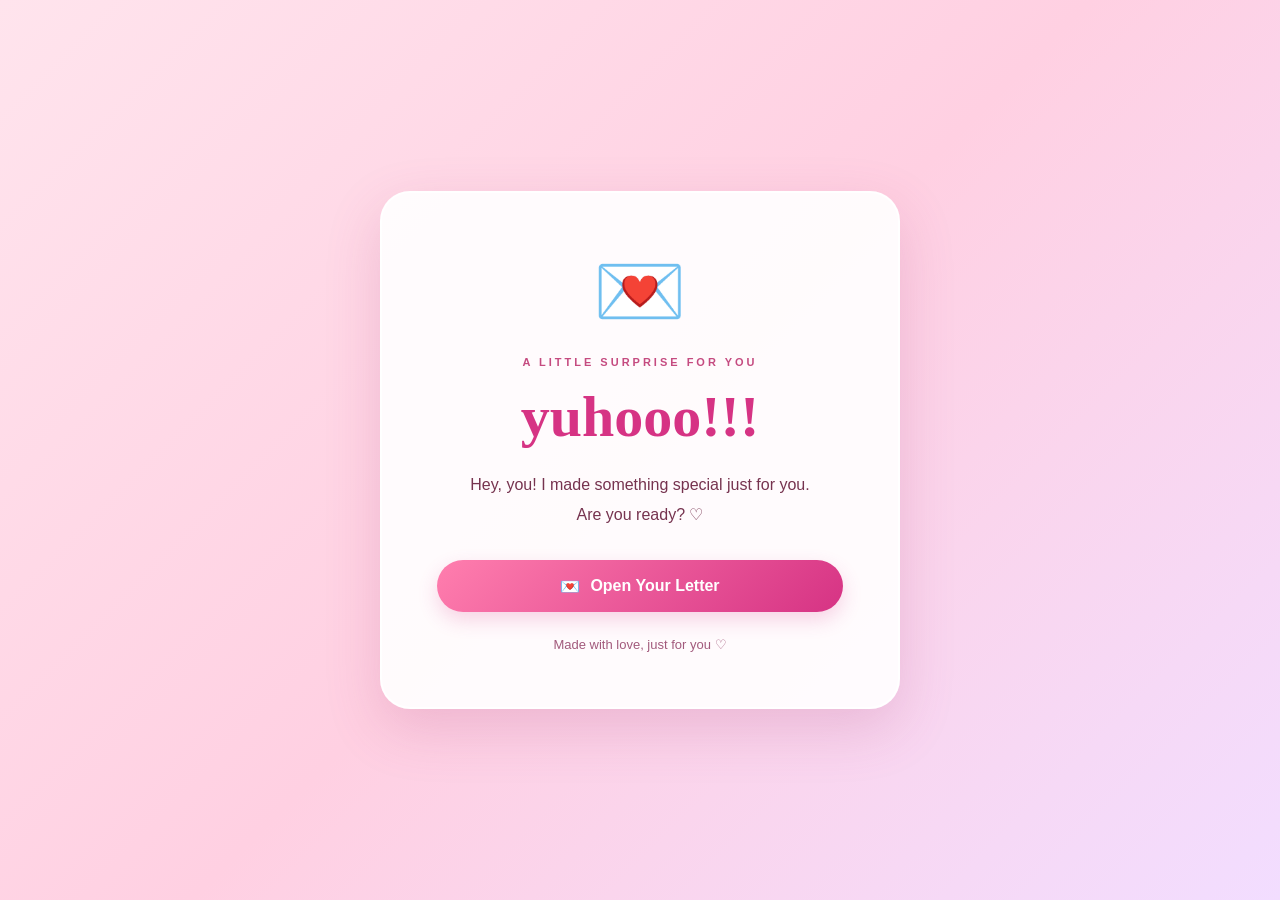
<file: index.html>
<!DOCTYPE html>
<html lang="en">
<head>
    <meta charset="UTF-8">
    <meta name="viewport" content="width=device-width, initial-scale=1.0">
    <title>Yuhooo!!! 💗</title>
    <link rel="stylesheet" href="style.css">
</head>
<body class="home-page">

    <div class="floating-hearts" aria-hidden="true">
        <span>💗</span>
        <span>♡</span>
        <span>💕</span>
        <span>💖</span>
        <span>♡</span>
        <span>💗</span>
    </div>

    <main class="home-card">
        <div class="main-heart">💌</div>

        <p class="top-text">A LITTLE SURPRISE FOR YOU</p>

        <h1>yuhooo!!!</h1>

        <p class="description">
            Hey, you! I made something special just for you.
            Are you ready? ♡
        </p>

        <a href="try3 letter.html" class="letter-button">
            <span>💌</span> Open Your Letter
        </a>

        <p class="bottom-text">
            Made with love, just for you ♡
        </p>
    </main>

</body>
</html>
</file>
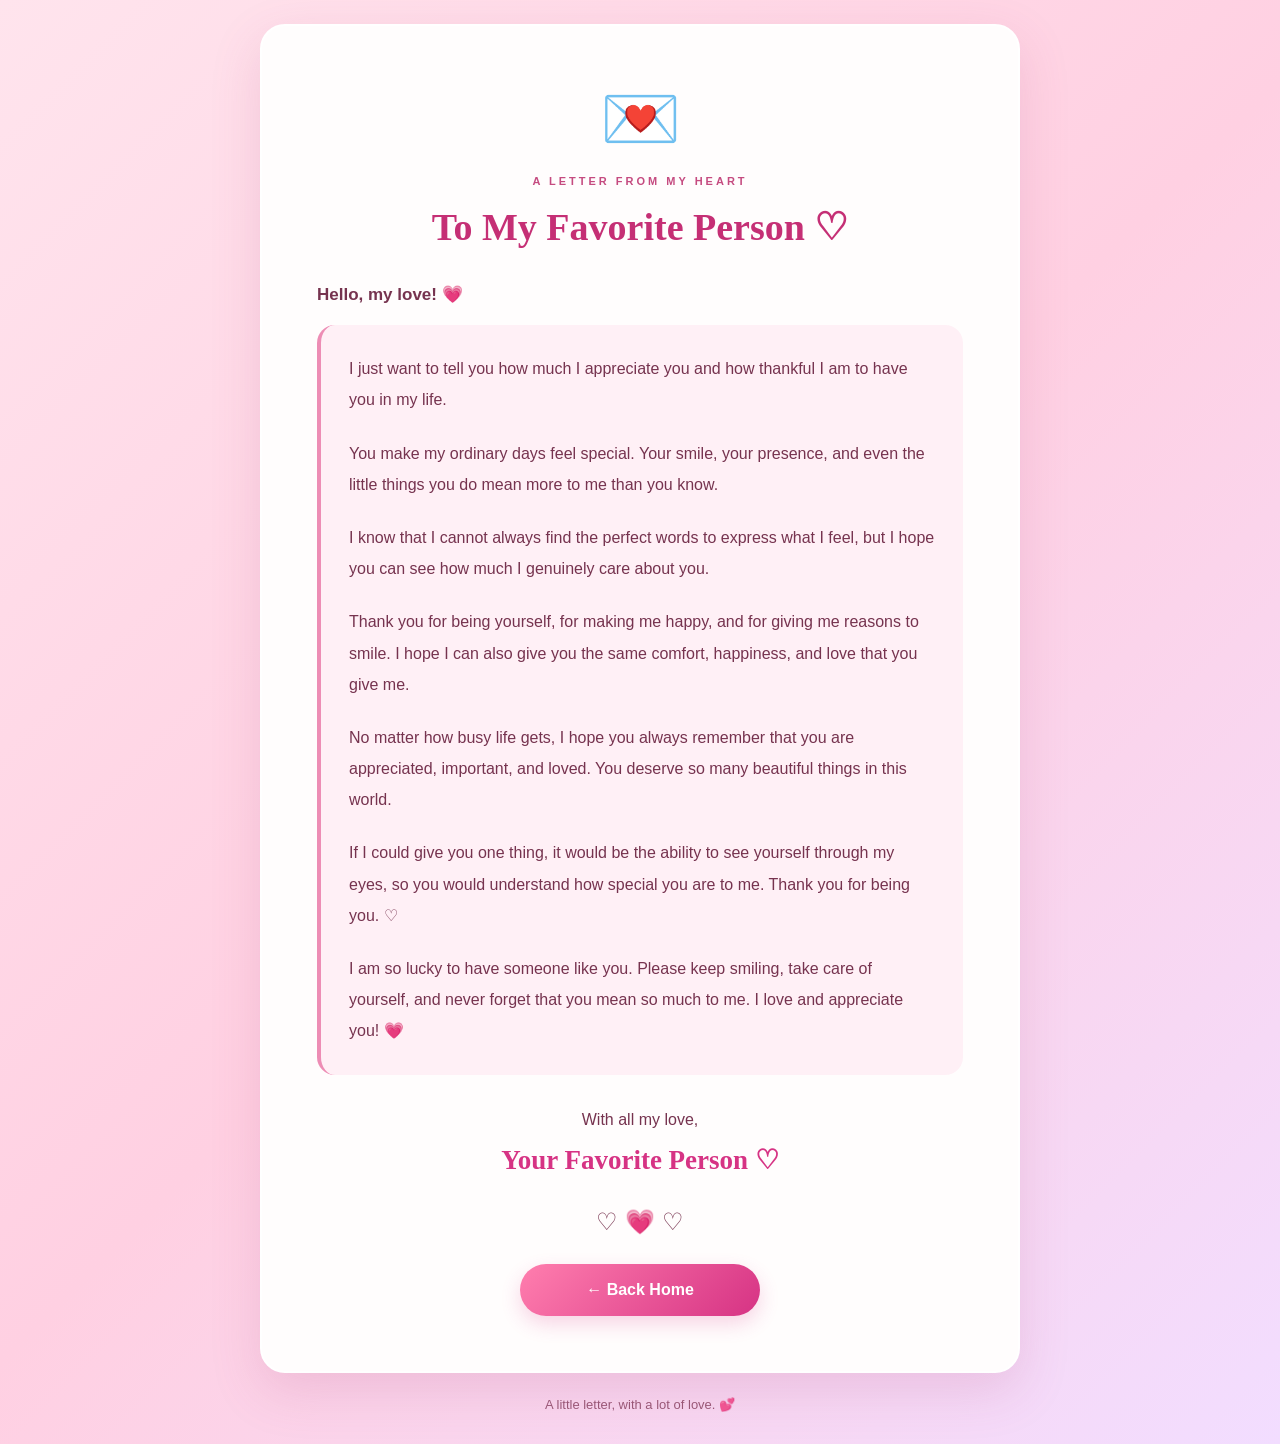
<file: try3 letter.html>
<!DOCTYPE html>
<html lang="en">
<head>
    <meta charset="UTF-8">
    <meta name="viewport" content="width=device-width, initial-scale=1.0">
    <title>A Letter for You 💗</title>
    <link rel="stylesheet" href="style.css">
</head>
<body class="letter-page">

    <div class="floating-hearts" aria-hidden="true">
        <span>💗</span>
        <span>♡</span>
        <span>💕</span>
        <span>💖</span>
        <span>♡</span>
        <span>💗</span>
    </div>

    <main class="letter-wrapper">


        <article class="letter-card">

            <div class="letter-icon">💌</div>

            <p class="letter-label">A LETTER FROM MY HEART</p>

            <h1>To My Favorite Person ♡</h1>

            <p class="greeting">Hello, my love! 💗</p>

            <div class="message">

                <!-- INSERT YOUR PERSONAL MESSAGE HERE -->

                <p>
                    I just want to tell you how much I appreciate
                    you and how thankful I am to have you in my life.
                </p>

                <p>
                    You make my ordinary days feel special.
                    Your smile, your presence, and even the little
                    things you do mean more to me than you know.
                </p>

                <p>
                    I know that I cannot always find the perfect
                    words to express what I feel, but I hope you
                    can see how much I genuinely care about you.
                </p>

                <p>
                    Thank you for being yourself, for making me
                    happy, and for giving me reasons to smile.
                    I hope I can also give you the same comfort,
                    happiness, and love that you give me.
                </p>

                <p>
                    No matter how busy life gets, I hope you
                    always remember that you are appreciated,
                    important, and loved. You deserve so many
                    beautiful things in this world.
                </p>

                <p>
                    If I could give you one thing, it would be
                    the ability to see yourself through my eyes,
                    so you would understand how special you are
                    to me. Thank you for being you. ♡
                </p>

                <p>
                    I am so lucky to have someone like you.
                    Please keep smiling, take care of yourself,
                    and never forget that you mean so much to me.
                    I love and appreciate you! 💗
                </p>

            </div>

            <div class="signature">
                <p>With all my love,</p>
                <h2>Your Favorite Person ♡</h2>
            </div>

            <div class="heart-divider">♡ 💗 ♡</div>

            <a href="try3.html" class="home-button">
                ← Back Home
            </a>

        </article>

        <p class="page-footer">
            A little letter, with a lot of love. 💕
        </p>

    </main>

</body>
</html>
</file>
<file: style.css>
/* =========================
   GENERAL SETTINGS
========================= */

* {
    margin: 0;
    padding: 0;
    box-sizing: border-box;
}

html {
    scroll-behavior: smooth;
}

body {
    min-height: 100vh;
    font-family: "Segoe UI", Arial, sans-serif;
    color: #76334f;
    background: linear-gradient(
        135deg,
        #ffe4ed,
        #ffd0e2,
        #f2ddff
    );
    overflow-x: hidden;
}

a {
    -webkit-tap-highlight-color: transparent;
}

/* =========================
   FLOATING HEARTS
========================= */

.floating-hearts span {
    position: fixed;
    bottom: -60px;
    left: var(--left);
    font-size: var(--size);
    opacity: 0;
    pointer-events: none;
    z-index: 0;
    animation: floatUp var(--duration) linear infinite;
    animation-delay: var(--delay);
}

.floating-hearts span:nth-child(1) {
    --left: 8%;
    --size: 25px;
    --duration: 10s;
    --delay: 0s;
}

.floating-hearts span:nth-child(2) {
    --left: 25%;
    --size: 35px;
    --duration: 12s;
    --delay: 3s;
}

.floating-hearts span:nth-child(3) {
    --left: 45%;
    --size: 22px;
    --duration: 9s;
    --delay: 1s;
}

.floating-hearts span:nth-child(4) {
    --left: 65%;
    --size: 32px;
    --duration: 11s;
    --delay: 4s;
}

.floating-hearts span:nth-child(5) {
    --left: 82%;
    --size: 28px;
    --duration: 13s;
    --delay: 2s;
}

.floating-hearts span:nth-child(6) {
    --left: 94%;
    --size: 24px;
    --duration: 10s;
    --delay: 5s;
}

@keyframes floatUp {
    0% {
        transform: translateY(0) rotate(0deg);
        opacity: 0;
    }

    15% {
        opacity: 0.7;
    }

    85% {
        opacity: 0.7;
    }

    100% {
        transform: translateY(-115vh) rotate(360deg);
        opacity: 0;
    }
}

/* =========================
   HOME PAGE
========================= */

.home-page {
    display: flex;
    justify-content: center;
    align-items: center;
    padding: 24px;
    position: relative;
}

.home-card {
    position: relative;
    z-index: 1;
    width: 100%;
    max-width: 520px;
    padding: clamp(28px, 6vw, 55px);
    text-align: center;
    background: rgba(255, 255, 255, 0.9);
    border: 2px solid rgba(255, 255, 255, 0.95);
    border-radius: 30px;
    box-shadow: 0 20px 55px rgba(176, 71, 123, 0.2);
    animation: fadeIn 0.9s ease both;
}

.main-heart {
    font-size: clamp(55px, 12vw, 75px);
    margin-bottom: 20px;
    animation: heartbeat 1.8s ease-in-out infinite;
}

.top-text {
    color: #c54b80;
    font-size: 11px;
    font-weight: bold;
    letter-spacing: 3px;
    margin-bottom: 15px;
}

.home-card h1 {
    font-family: Georgia, serif;
    font-size: clamp(38px, 8vw, 58px);
    color: #d63384;
    margin-bottom: 20px;
}

.description {
    max-width: 360px;
    margin: 0 auto 30px;
    font-size: 16px;
    line-height: 1.9;
}

.letter-button,
.home-button {
    display: flex;
    align-items: center;
    justify-content: center;
    gap: 10px;
    width: 100%;
    min-height: 52px;
    padding: 14px 20px;
    border-radius: 35px;
    background: linear-gradient(135deg, #ff7eae, #d63384);
    color: white;
    text-decoration: none;
    font-weight: bold;
    font-size: 16px;
    text-align: center;
    box-shadow: 0 8px 20px rgba(214, 51, 132, 0.2);
    transition: transform 0.3s ease, box-shadow 0.3s ease;
}

.letter-button:hover,
.home-button:hover {
    transform: translateY(-4px);
    box-shadow: 0 12px 25px rgba(214, 51, 132, 0.3);
}

.letter-button:active,
.home-button:active {
    transform: scale(0.98);
}

.bottom-text {
    color: #a25a7c;
    font-size: 13px;
    margin-top: 25px;
}

/* =========================
   LETTER PAGE
========================= */

.letter-page {
    padding: 24px 16px;
}

.letter-wrapper {
    position: relative;
    z-index: 1;
    width: 100%;
    max-width: 760px;
    margin: 0 auto;
    animation: fadeIn 0.8s ease both;
}

.back-link {
    display: inline-block;
    padding: 12px 0;
    margin-bottom: 12px;
    color: #a12f66;
    font-weight: bold;
    text-decoration: none;
}

.back-link:hover {
    text-decoration: underline;
}

.letter-card {
    padding: clamp(22px, 5vw, 55px);
    background: #fffdfd;
    border: 2px solid white;
    border-radius: 25px;
    box-shadow: 0 18px 50px rgba(176, 71, 123, 0.17);
}

.letter-icon {
    text-align: center;
    font-size: clamp(45px, 10vw, 65px);
    margin-bottom: 18px;
    animation: heartbeat 1.8s ease-in-out infinite;
}

.letter-label {
    color: #c54b80;
    text-align: center;
    font-size: 11px;
    letter-spacing: 3px;
    font-weight: bold;
    margin-bottom: 14px;
}

.letter-card h1 {
    font-family: Georgia, serif;
    color: #c52f75;
    text-align: center;
    font-size: clamp(25px, 5vw, 38px);
    line-height: 1.4;
    margin-bottom: 30px;
}

.greeting {
    font-weight: bold;
    font-size: 17px;
    margin-bottom: 20px;
}

.message {
    padding: clamp(16px, 4vw, 28px);
    border-radius: 18px;
    border-left: 4px solid #ed8db5;
    background: #fff0f6;
}

.message p {
    font-size: 16px;
    line-height: 1.95;
    margin-bottom: 22px;
    overflow-wrap: anywhere;
}

.message p:last-child {
    margin-bottom: 0;
}

.signature {
    margin-top: 30px;
    text-align: center;
    line-height: 1.9;
}

.signature h2 {
    font-family: Georgia, serif;
    font-size: clamp(20px, 4vw, 27px);
    color: #d63384;
    overflow-wrap: anywhere;
}

.heart-divider {
    text-align: center;
    margin-top: 22px;
    font-size: 24px;
}

.home-button {
    max-width: 240px;
    margin: 28px auto 0;
}

.page-footer {
    margin: 24px 0 8px;
    text-align: center;
    font-size: 13px;
    color: #995776;
}

/* =========================
   ANIMATIONS
========================= */

@keyframes heartbeat {
    0%, 100% {
        transform: scale(1);
    }

    50% {
        transform: scale(1.1);
    }
}

@keyframes fadeIn {
    from {
        opacity: 0;
        transform: translateY(18px);
    }

    to {
        opacity: 1;
        transform: translateY(0);
    }
}

/* =========================
   TABLET AND MOBILE DESIGN
========================= */

@media (max-width: 600px) {
    .home-page {
        padding: 18px;
    }

    .home-card {
        border-radius: 24px;
    }

    .description {
        font-size: 15px;
    }

    .letter-page {
        padding: 14px 12px;
    }

    .letter-card {
        border-radius: 20px;
    }

    .message p {
        font-size: 15px;
        line-height: 1.85;
    }

    .floating-hearts span {
        font-size: 20px;
    }
}

/* =========================
   EXTRA SMALL PHONES
========================= */

@media (max-width: 360px) {
    .home-page {
        padding: 12px;
    }

    .home-card {
        padding: 28px 18px;
    }

    .top-text,
    .letter-label {
        letter-spacing: 2px;
    }

    .letter-page {
        padding: 10px;
    }

    .letter-card {
        padding: 18px 14px;
    }

    .message {
        padding: 14px;
    }

    .message p {
        font-size: 14px;
        line-height: 1.8;
    }

    .letter-button,
    .home-button {
        font-size: 14px;
        padding: 13px;
    }
}

/* =========================
   REDUCED MOTION ACCESSIBILITY
========================= */

@media (prefers-reduced-motion: reduce) {
    *,
    *::before,
    *::after {
        animation: none !important;
        transition: none !important;
        scroll-behavior: auto !important;
    }
}
</file>
